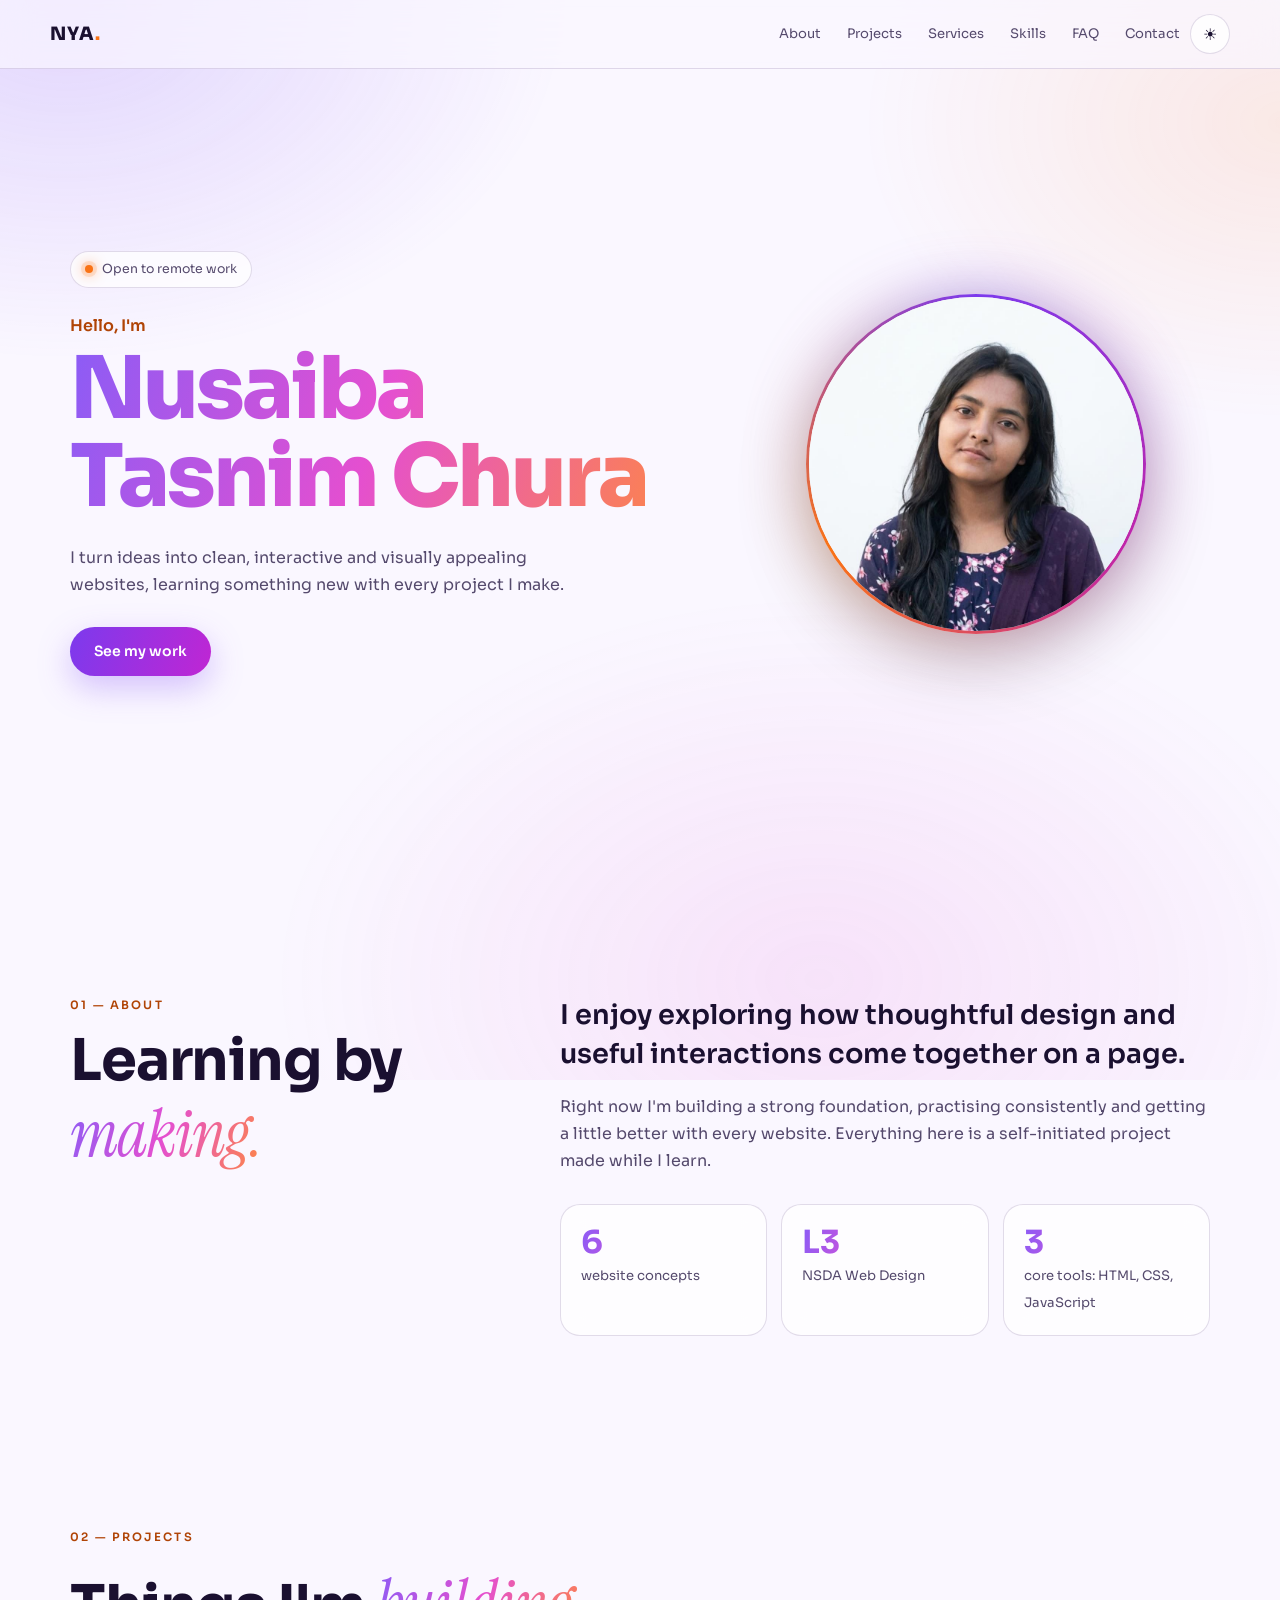
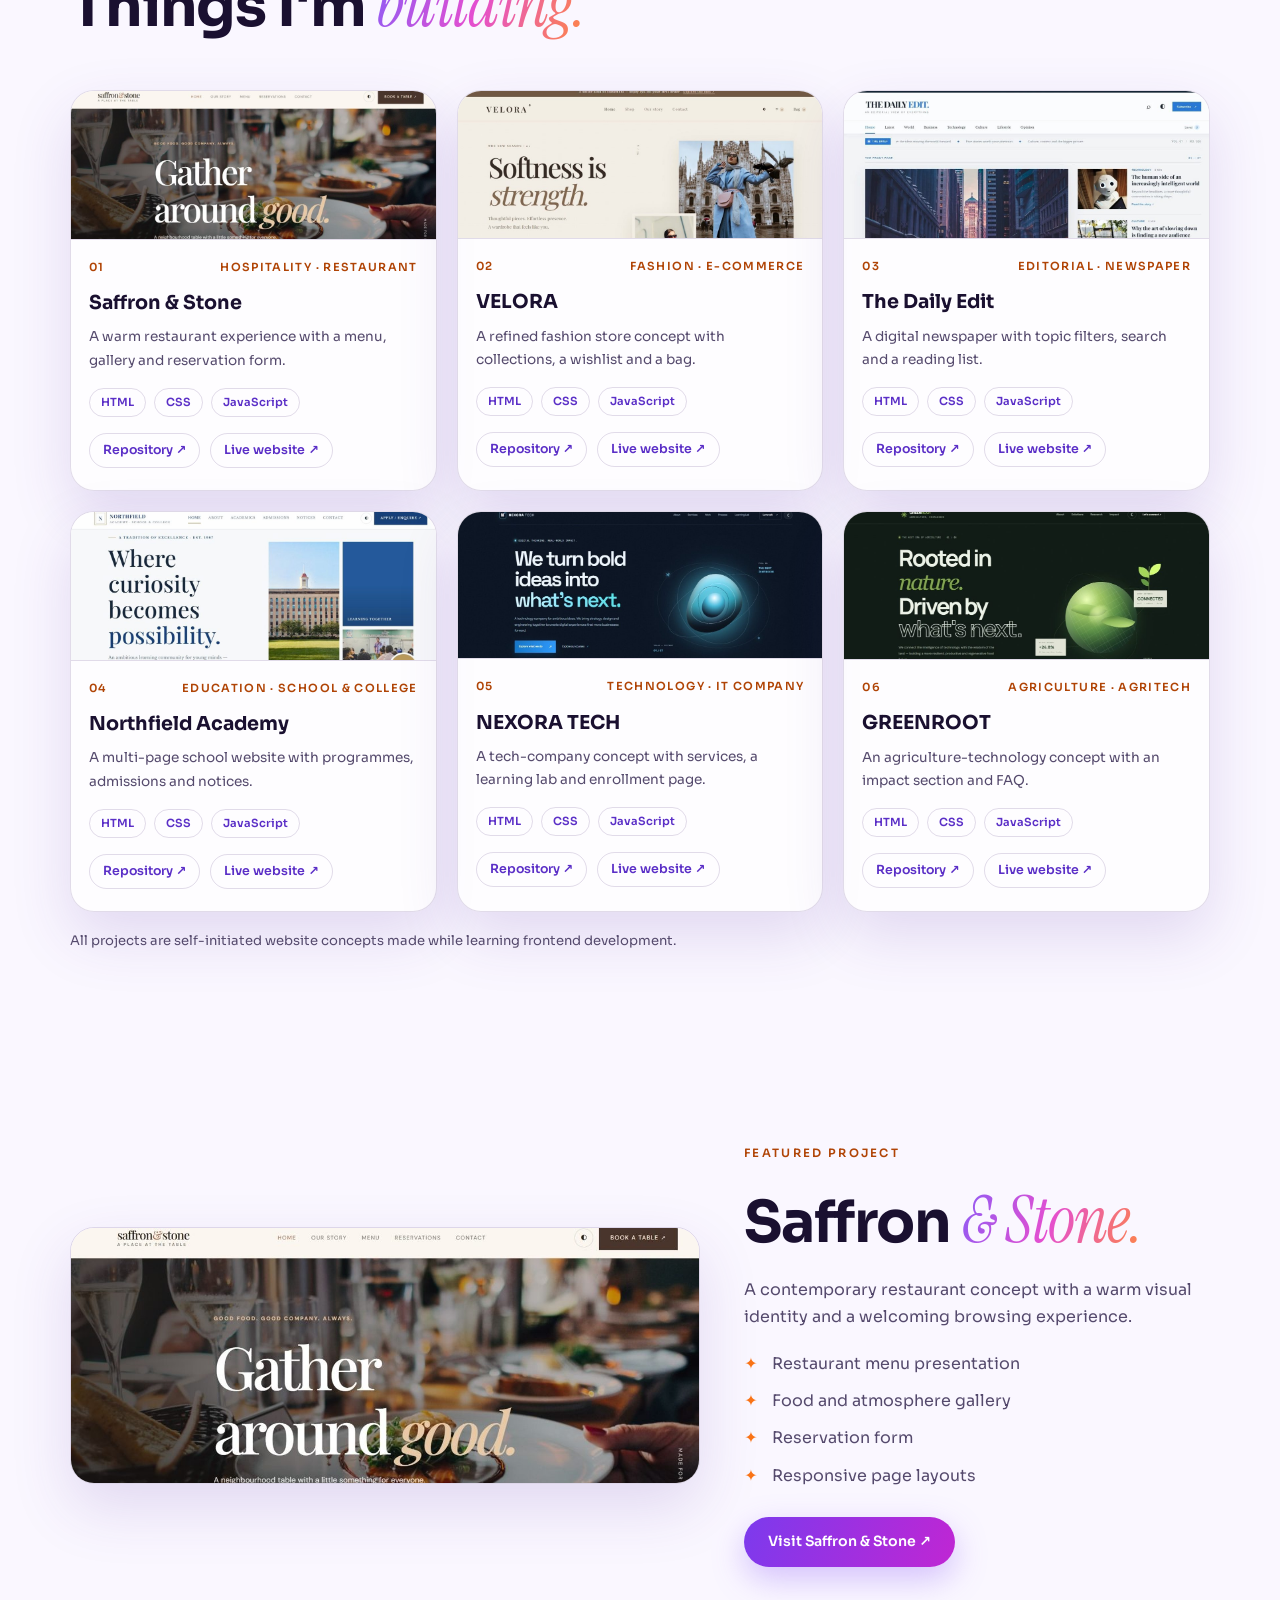
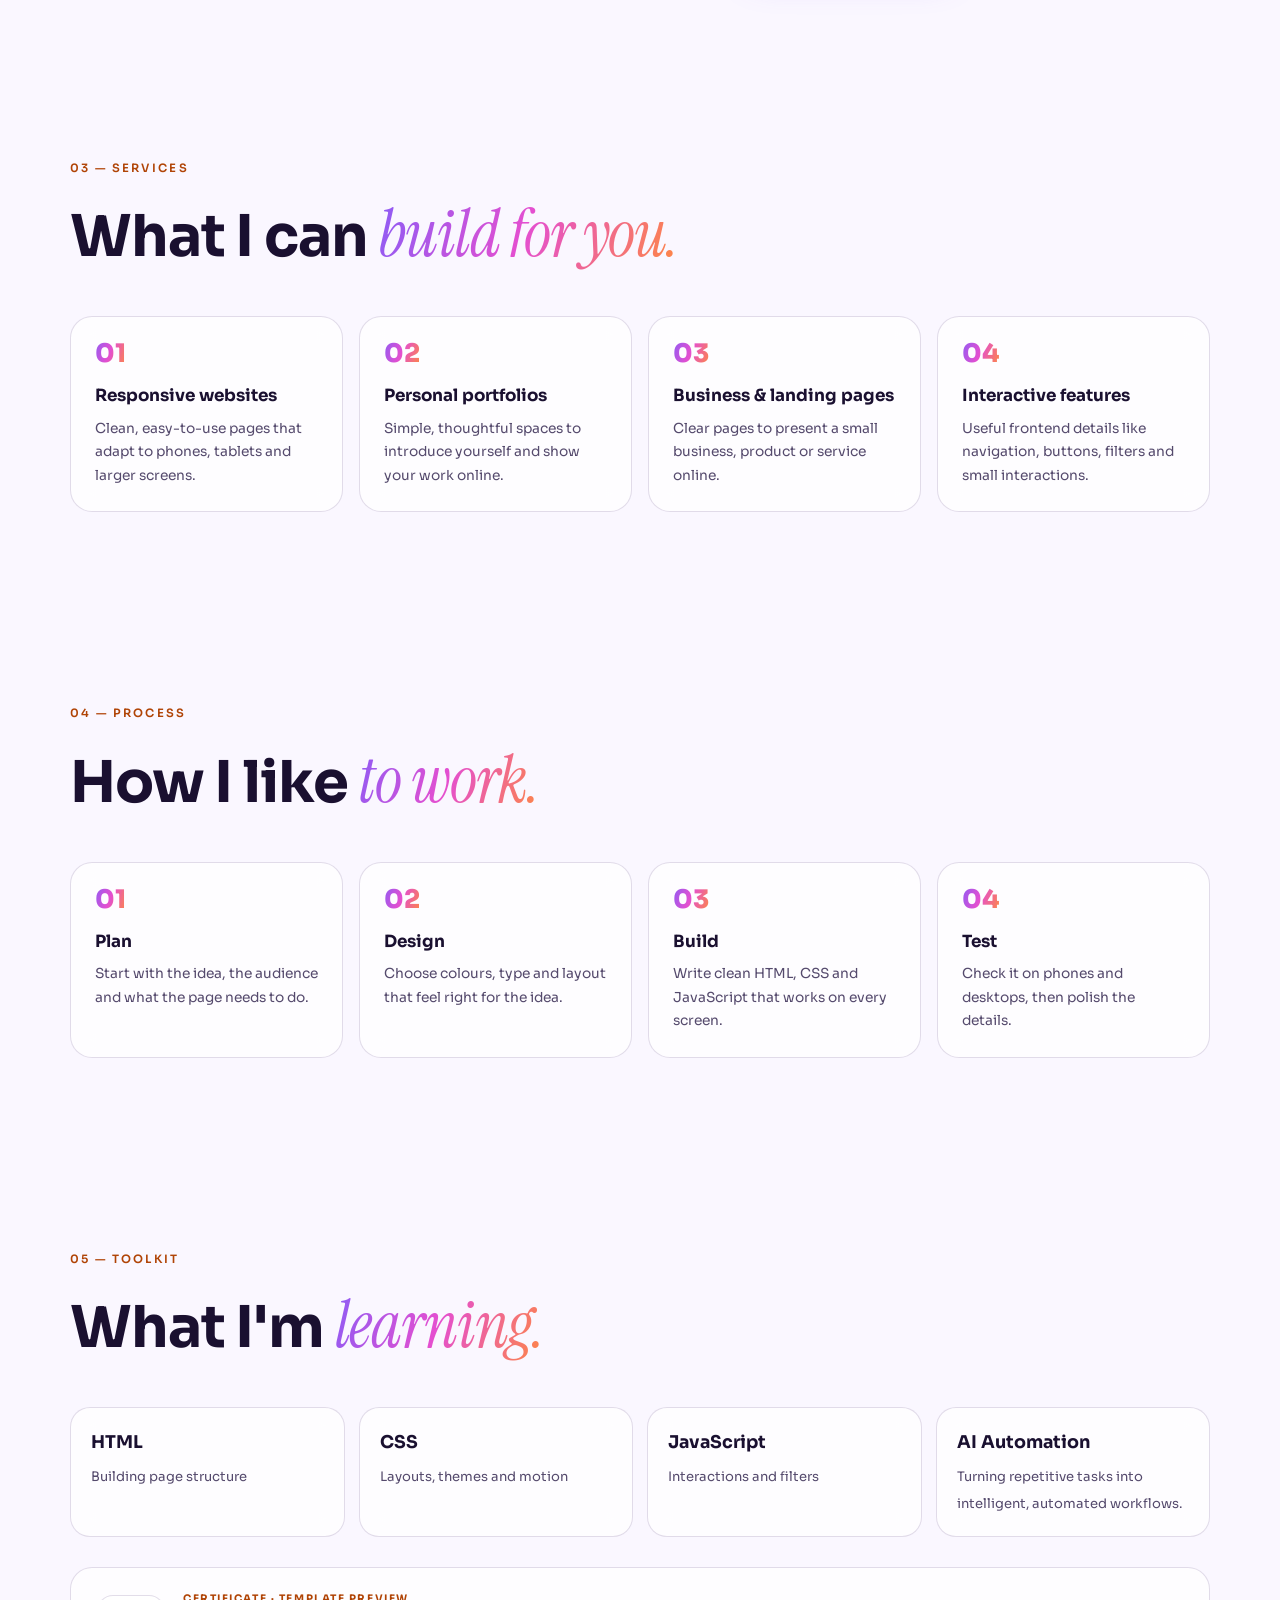
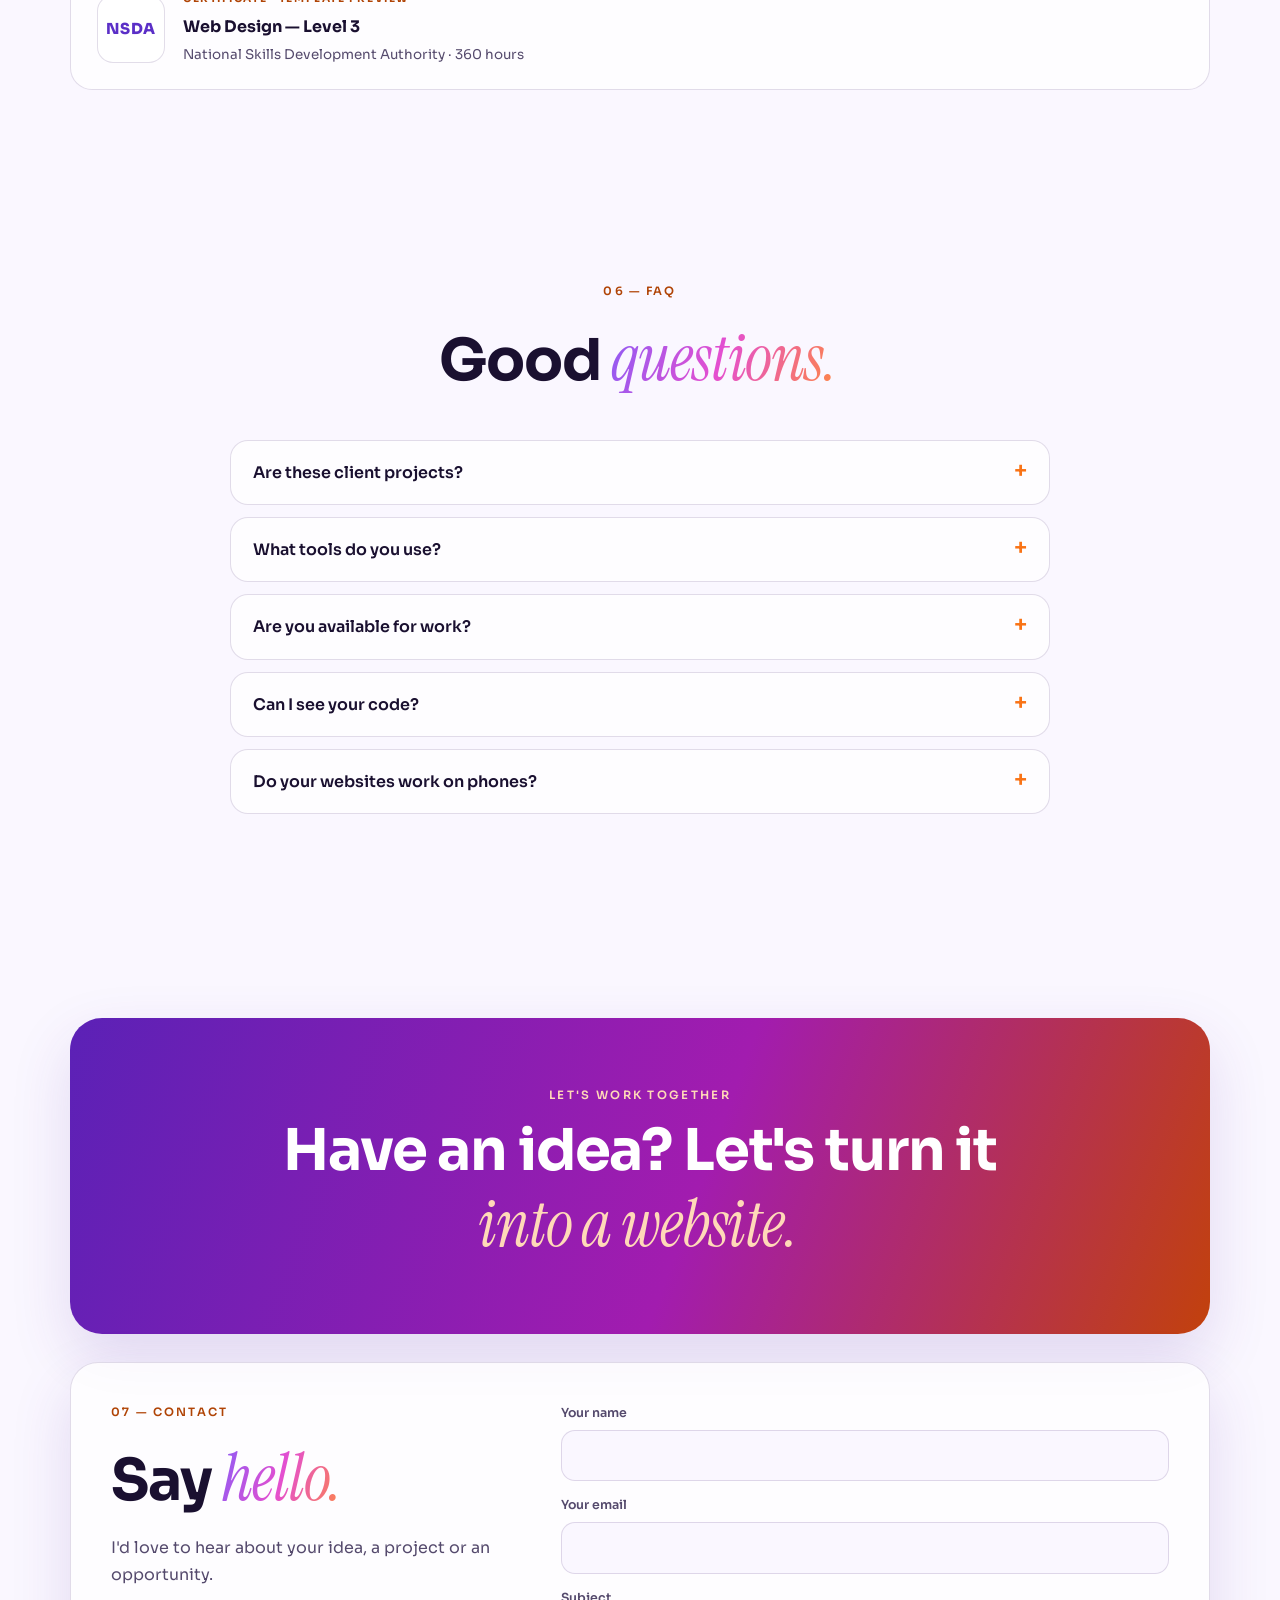
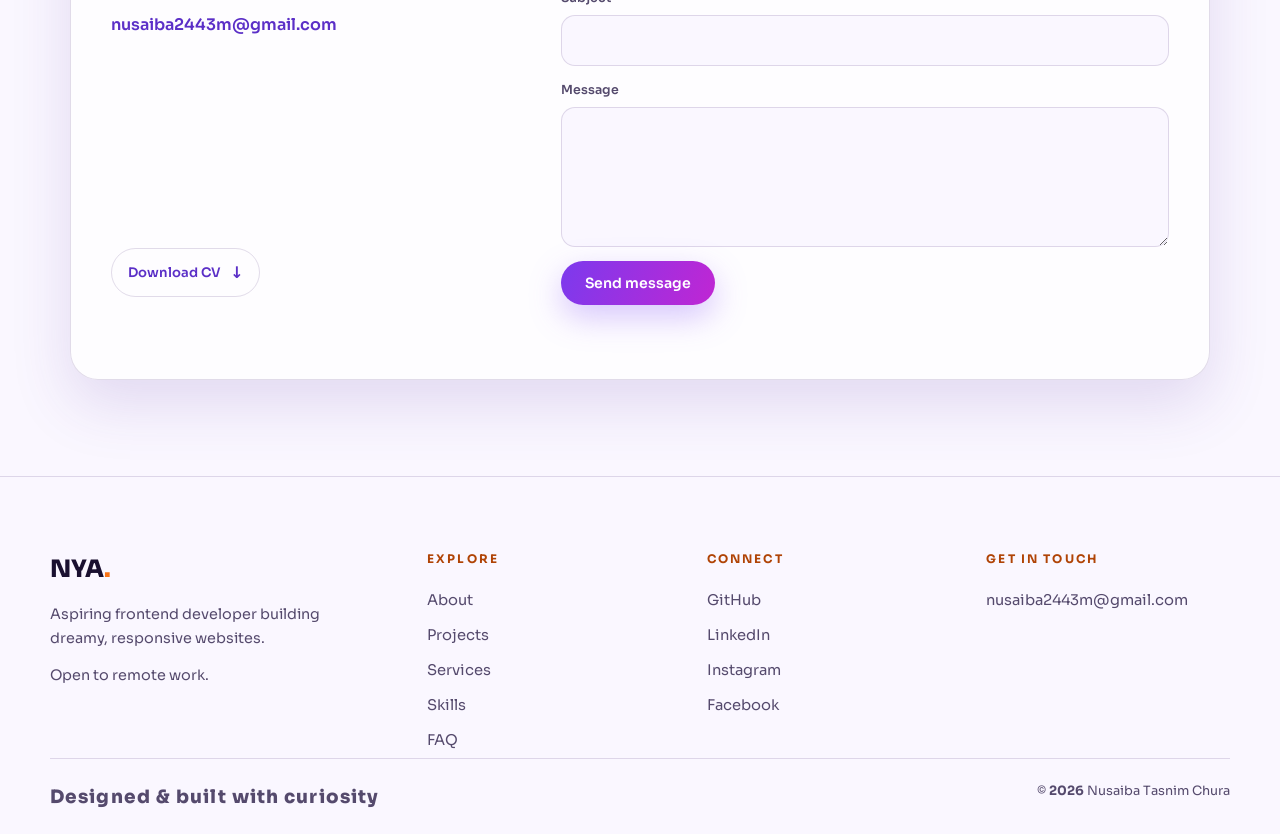
<file: index.html>
<!doctype html>
<html lang="en"><head><meta charset="utf-8"><meta name="viewport" content="width=device-width,initial-scale=1">
<script>try{document.documentElement.dataset.theme=localStorage.getItem('nya-theme')||(matchMedia('(prefers-color-scheme: light)').matches?'light':'dark')}catch(e){document.documentElement.dataset.theme='dark'}</script>
<title>Nusaiba Tasnim Chura — Frontend Developer</title>
<meta name="description" content="Nusaiba Tasnim Chura, an aspiring frontend developer building dreamy, responsive websites. Six self-initiated website concepts built with HTML, CSS and JavaScript.">
<meta name="theme-color" content="#09060f"><link rel="icon" href="assets/favicon.svg">
<link rel="preconnect" href="https://fonts.googleapis.com"><link rel="preconnect" href="https://fonts.gstatic.com" crossorigin>
<link href="https://fonts.googleapis.com/css2?family=Instrument+Serif:ital@1&family=Sora:wght@400;600;700;800&display=swap" rel="stylesheet">
<link rel="stylesheet" href="style.css"><noscript><style>.reveal{opacity:1;transform:none}</style></noscript></head>
<body><div id="bar"></div><div class="glow" id="glow"></div>
<header><a class="brand" href="#home">NYA<i>.</i></a>
<nav id="nav"><a href="#about">About</a><a href="#work">Projects</a><a href="#services">Services</a><a href="#skills">Skills</a><a href="#faq">FAQ</a><a href="#contact">Contact</a></nav>
<button id="theme" class="ic" aria-label="Switch between dark and light theme">☾</button><button id="menu" class="ic mb" aria-label="Open menu" aria-expanded="false">☰</button></header>
<main>
<section class="hero" id="home"><div class="hc">
<p class="pill"><span></span> Open to remote work</p><p class="hi">Hello, I'm</p>
<h1 class="gt">Nusaiba Tasnim Chura</h1>
<!-- <p class="role">Aspiring frontend developer who builds <em id="w">clean layouts</em></p> -->
<p class="lead">I turn ideas into clean, interactive and visually appealing websites, learning something new with every project I make.</p>
<div class="cta"><a class="btn" href="#work">See my work</a></div></div>
<div class="pw"><div class="ph"><img src="assets/nusaiba.jpg" alt="Portrait of Nusaiba Tasnim Chura" width="900" height="1205"></div>
</div>
<!-- <a class="scroll" href="#about">Scroll ↓</a> -->
</section>
<!-- <div class="strip" aria-hidden="true"><div><span>HTML</span><span>CSS</span><span>JavaScript</span><span>Web Design</span><span>Responsive layouts</span><span>Dark &amp; light themes</span><span>HTML</span><span>CSS</span><span>JavaScript</span><span>Web Design</span><span>Responsive layouts</span><span>Dark &amp; light themes</span></div></div> -->

<section id="about"><div class="wrap two"><div class="reveal"><p class="ey">01 — About</p><h2>Learning by <em>making.</em></h2></div>
<div class="reveal"><p class="big">I enjoy exploring how thoughtful design and useful interactions come together on a page.</p><p class="mu">Right now I'm building a strong foundation, practising consistently and getting a little better with every website. Everything here is a self-initiated project made while I learn.</p>
<div class="facts"><div><b>6</b><span>website concepts</span></div><div><b>L3</b><span>NSDA Web Design</span></div><div><b>3</b><span>core tools: HTML, CSS, JavaScript</span></div></div></div></div></section>

<section id="work"><div class="wrap"><div class="reveal"><p class="ey">02 — Projects</p><h2>Things I'm <em>building.</em></h2></div>
<div class="grid"><article class="card tilt reveal"><a class="shot" href="https://nusaiba2443.github.io/saffron-and-stone/" target="_blank" rel="noopener"><img src="assets/projects/saffron-stone.jpg" alt="Screenshot of the Saffron &amp; Stone website" loading="lazy" width="1100" height="447"></a><div class="cb"><div class="meta"><span>01</span><span>Hospitality · Restaurant</span></div><h3>Saffron &amp; Stone</h3><p>A warm restaurant experience with a menu, gallery and reservation form.</p><div class="tags"><b>HTML</b><b>CSS</b><b>JavaScript</b></div><div class="project-links"><a class="live" href="https://github.com/nusaiba2443/saffron-and-stone" target="_blank" rel="noopener">Repository ↗</a><a class="live" href="https://nusaiba2443.github.io/saffron-and-stone/" target="_blank" rel="noopener">Live website ↗</a></div></div></article><article class="card tilt reveal"><a class="shot" href="https://nusaiba2443.github.io/velora/" target="_blank" rel="noopener"><img src="assets/projects/velora.jpg" alt="Screenshot of the VELORA website" loading="lazy" width="1100" height="446"></a><div class="cb"><div class="meta"><span>02</span><span>Fashion · E-commerce</span></div><h3>VELORA</h3><p>A refined fashion store concept with collections, a wishlist and a bag.</p><div class="tags"><b>HTML</b><b>CSS</b><b>JavaScript</b></div><div class="project-links"><a class="live" href="https://github.com/nusaiba2443/velora" target="_blank" rel="noopener">Repository ↗</a><a class="live" href="https://nusaiba2443.github.io/velora/" target="_blank" rel="noopener">Live website ↗</a></div></div></article><article class="card tilt reveal"><a class="shot" href="https://nusaiba2443.github.io/the-daily-edit/" target="_blank" rel="noopener"><img src="assets/projects/daily-edit.jpg" alt="Screenshot of the The Daily Edit website" loading="lazy" width="1100" height="445"></a><div class="cb"><div class="meta"><span>03</span><span>Editorial · Newspaper</span></div><h3>The Daily Edit</h3><p>A digital newspaper with topic filters, search and a reading list.</p><div class="tags"><b>HTML</b><b>CSS</b><b>JavaScript</b></div><div class="project-links"><a class="live" href="https://github.com/nusaiba2443/the-daily-edit" target="_blank" rel="noopener">Repository ↗</a><a class="live" href="https://nusaiba2443.github.io/the-daily-edit/" target="_blank" rel="noopener">Live website ↗</a></div></div></article><article class="card tilt reveal"><a class="shot" href="https://nusaiba2443.github.io/northfield-academy/" target="_blank" rel="noopener"><img src="assets/projects/northfield-academy.jpg" alt="Screenshot of the Northfield Academy website" loading="lazy" width="1100" height="447"></a><div class="cb"><div class="meta"><span>04</span><span>Education · School &amp; college</span></div><h3>Northfield Academy</h3><p>A multi-page school website with programmes, admissions and notices.</p><div class="tags"><b>HTML</b><b>CSS</b><b>JavaScript</b></div><div class="project-links"><a class="live" href="https://github.com/nusaiba2443/northfield-academy" target="_blank" rel="noopener">Repository ↗</a><a class="live" href="https://nusaiba2443.github.io/northfield-academy/" target="_blank" rel="noopener">Live website ↗</a></div></div></article><article class="card tilt reveal"><a class="shot" href="https://nusaiba2443.github.io/nexora-tech/" target="_blank" rel="noopener"><img src="assets/projects/nexora-tech.jpg" alt="Screenshot of the NEXORA TECH website" loading="lazy" width="1100" height="443"></a><div class="cb"><div class="meta"><span>05</span><span>Technology · IT company</span></div><h3>NEXORA TECH</h3><p>A tech-company concept with services, a learning lab and enrollment page.</p><div class="tags"><b>HTML</b><b>CSS</b><b>JavaScript</b></div><div class="project-links"><a class="live" href="https://github.com/nusaiba2443/nexora-tech" target="_blank" rel="noopener">Repository ↗</a><a class="live" href="https://nusaiba2443.github.io/nexora-tech/" target="_blank" rel="noopener">Live website ↗</a></div></div></article><article class="card tilt reveal"><a class="shot" href="http://nusaiba2443.github.io/greenroot/" target="_blank" rel="noopener"><img src="assets/projects/greenroot.jpg" alt="Screenshot of the GREENROOT website" loading="lazy" width="1100" height="445"></a><div class="cb"><div class="meta"><span>06</span><span>Agriculture · AgriTech</span></div><h3>GREENROOT</h3><p>An agriculture-technology concept with an impact section and FAQ.</p><div class="tags"><b>HTML</b><b>CSS</b><b>JavaScript</b></div><div class="project-links"><a class="live" href="https://github.com/nusaiba2443/greenroot" target="_blank" rel="noopener">Repository ↗</a><a class="live" href="http://nusaiba2443.github.io/greenroot/" target="_blank" rel="noopener">Live website ↗</a></div></div></article></div>
<p class="mu fn">All projects are self-initiated website concepts made while learning frontend development.</p></div></section>

<section id="featured"><div class="wrap spot"><a class="shot reveal" href="https://nusaiba2443.github.io/saffron-and-stone/" target="_blank" rel="noopener"><img src="assets/projects/saffron-stone.jpg" alt="Screenshot of the Saffron &amp; Stone website" loading="lazy" width="1100" height="447"></a>
<div class="reveal"><p class="ey">Featured project</p><h2>Saffron <em>&amp; Stone.</em></h2><p class="mu" style="margin-top:14px">A contemporary restaurant concept with a warm visual identity and a welcoming browsing experience.</p>
<ul><li>Restaurant menu presentation</li><li>Food and atmosphere gallery</li><li>Reservation form</li><li>Responsive page layouts</li></ul>
<div class="cta"><a class="btn" href="https://nusaiba2443.github.io/saffron-and-stone/" target="_blank" rel="noopener">Visit Saffron &amp; Stone ↗</a></div></div></div></section>

<section id="services"><div class="wrap"><div class="reveal"><p class="ey">03 — Services</p><h2>What I can <em>build for you.</em></h2></div><div class="svc"><div class="reveal"><i>01</i><b>Responsive websites</b><p>Clean, easy-to-use pages that adapt to phones, tablets and larger screens.</p></div><div class="reveal"><i>02</i><b>Personal portfolios</b><p>Simple, thoughtful spaces to introduce yourself and show your work online.</p></div><div class="reveal"><i>03</i><b>Business &amp; landing pages</b><p>Clear pages to present a small business, product or service online.</p></div><div class="reveal"><i>04</i><b>Interactive features</b><p>Useful frontend details like navigation, buttons, filters and small interactions.</p></div></div></div></section>

<section id="process"><div class="wrap"><div class="reveal"><p class="ey">04 — Process</p><h2>How I like <em>to work.</em></h2></div><div class="steps"><div class="reveal"><i>01</i><b>Plan</b><p>Start with the idea, the audience and what the page needs to do.</p></div><div class="reveal"><i>02</i><b>Design</b><p>Choose colours, type and layout that feel right for the idea.</p></div><div class="reveal"><i>03</i><b>Build</b><p>Write clean HTML, CSS and JavaScript that works on every screen.</p></div><div class="reveal"><i>04</i><b>Test</b><p>Check it on phones and desktops, then polish the details.</p></div></div></div></section>

<section id="skills"><div class="wrap"><div class="reveal"><p class="ey">05 — Toolkit</p><h2>What I'm <em>learning.</em></h2></div><div class="sk"><div class="reveal"><b>HTML</b><span>Building page structure</span></div><div class="reveal"><b>CSS</b><span>Layouts, themes and motion</span></div><div class="reveal"><b>JavaScript</b><span>Interactions and filters</span></div><div class="reveal"><b>AI Automation</b><span>Turning repetitive tasks into intelligent, automated workflows.</span></div></div>
<div class="cert reveal"><div class="cert-mark" aria-hidden="true">NSDA</div><div><span class="cert-kicker">CERTIFICATE · TEMPLATE PREVIEW</span><b>Web Design — Level 3</b><span>National Skills Development Authority · 360 hours</span></div></div></div></section>

<section id="faq"><div class="wrap"><div class="reveal" style="text-align:center"><p class="ey">06 — FAQ</p><h2>Good <em>questions.</em></h2></div><div class="faq"><details class="reveal"><summary>Are these client projects?</summary><p>No. All six are self-initiated website concepts that I made while learning frontend development.</p></details><details class="reveal"><summary>What tools do you use?</summary><p>HTML, CSS and JavaScript, along with plenty of practice and design thinking.</p></details><details class="reveal"><summary>Are you available for work?</summary><p>I'm open to remote work. Send me a message with your idea and I'll get back to you.</p></details><details class="reveal"><summary>Can I see your code?</summary><p>Yes. My work is on GitHub, and you can find my profile in the links at the bottom of this page.</p></details><details class="reveal"><summary>Do your websites work on phones?</summary><p>Yes. I design them to be responsive, so they adapt to phones, tablets and desktops.</p></details></div></div></section>

<section id="contact"><div class="wrap"><div class="band reveal"><p class="ey" style="color:#ffd9b8">Let's work together</p><h2>Have an idea? Let's turn it <em>into a website.</em></h2></div>
<div class="cform reveal"><div><p class="ey">07 — Contact</p><h2>Say <em>hello.</em></h2><p class="mu" style="margin:14px 0 22px">I'd love to hear about your idea, a project or an opportunity.</p><div class="ci"><a href="mailto:nusaiba2443m@gmail.com">nusaiba2443m@gmail.com</a> <br> <br> <br> <br> <br> <br> <br> <br>  <a class="contact-cv" href="assets/Nusaiba-Tasnim-Chura-CV.pdf" download>Download CV <span aria-hidden="true">↓</span></a></div></div>
<form class="form" id="cf"><label>Your name<input name="name" required autocomplete="name"></label><label>Your email<input type="email" name="email" required autocomplete="email"></label><label>Subject<input name="subject"></label><label>Message<textarea name="message" required></textarea></label><input name="_gotcha" tabindex="-1" autocomplete="off" style="display:none"><button class="btn" type="submit">Send message</button><p class="st" id="st" aria-live="polite"></p></form></div></div></section>
</main>
<footer class="bf"><div class="cols"><div><div class="lg">NYA<i>.</i></div><p>Aspiring frontend developer building dreamy, responsive websites.</p><p>Open to remote work.</p></div>
<div><h4>Explore</h4><a href="#about">About</a><a href="#work">Projects</a><a href="#services">Services</a><a href="#skills">Skills</a><a href="#faq">FAQ</a></div>
<div><h4>Connect</h4><a href="https://github.com/nusaiba2443" target="_blank" rel="noopener">GitHub</a><a href="https://www.linkedin.com/in/nusaiba2443m" target="_blank" rel="noopener">LinkedIn</a><a href="https://www.instagram.com/nusaiba_2443?gwpx=MTgzMDltaHZ4bW84Zw==" target="_blank" rel="noopener">Instagram</a><a href="https://www.facebook.com/share/19mv4WAab4/" target="_blank" rel="noopener">Facebook</a></div>
<div><h4>Get in touch</h4><a href="mailto:nusaiba2443m@gmail.com">nusaiba2443m@gmail.com</a></div></div>
<div class="bot"><span>Designed &amp; built with curiosity</span><span>© <b id="yr"></b> Nusaiba Tasnim Chura</span></div></footer>
<script src="script.js"></script></body></html>
</file>
<file: style.css>
@property --a{syntax:'<angle>';initial-value:0deg;inherits:false}
:root{--bg:#09060f;--tx:#f6f2ff;--mu:#b9aed0;--cd:rgba(255,255,255,.055);--ln:rgba(255,255,255,.13);--p:#8b5cf6;--pk:#e44fd0;--o:#ff8a3d;--ap:#cdb4ff;--ao:#ffa466;--g:linear-gradient(110deg,#8b5cf6,#e44fd0 48%,#ff8a3d);--sh:0 24px 60px rgba(0,0,0,.45);color-scheme:dark}
[data-theme=light]{--bg:#faf7ff;--tx:#1a1030;--mu:#554a6d;--cd:rgba(255,255,255,.74);--ln:rgba(60,30,110,.15);--p:#7c3aed;--pk:#c026a8;--o:#f97316;--ap:#5b2fc7;--ao:#b04406;--sh:0 24px 60px rgba(90,50,160,.15);color-scheme:light}
*{box-sizing:border-box}html{scroll-behavior:smooth;scroll-padding-top:84px}
body{margin:0;background:var(--bg);color:var(--tx);font:400 16px/1.7 Sora,system-ui,sans-serif;overflow-x:hidden}
body:before{content:"";position:fixed;inset:-20%;z-index:-2;background:radial-gradient(40% 40% at 18% 15%,rgba(139,92,246,.38),transparent 70%),radial-gradient(34% 34% at 86% 24%,rgba(255,138,61,.24),transparent 70%),radial-gradient(44% 44% at 60% 92%,rgba(228,79,208,.22),transparent 70%);animation:drift 24s ease-in-out infinite alternate}
[data-theme=light] body:before{opacity:.55}
body:after{content:"";position:fixed;inset:0;z-index:-1;pointer-events:none;background-image:url("data:image/svg+xml,%3Csvg viewBox='0 0 180 180' xmlns='http://www.w3.org/2000/svg'%3E%3Cfilter id='n'%3E%3CfeTurbulence type='fractalNoise' baseFrequency='.82' numOctaves='3' stitchTiles='stitch'/%3E%3C/filter%3E%3Crect width='100%25' height='100%25' filter='url(%23n)' opacity='.34'/%3E%3C/svg%3E");opacity:.14;mix-blend-mode:soft-light}
@keyframes drift{to{transform:translate3d(3%,-4%,0) scale(1.08)}}@keyframes spin{to{--a:360deg}}@keyframes fl{50%{transform:translateY(-10px)}}
a{color:inherit;text-decoration:none}img{max-width:100%;display:block}h1,h2,h3,p{margin:0}
#bar{position:fixed;top:0;left:0;height:3px;background:var(--g);width:0;z-index:99}
.glow{position:fixed;top:0;left:0;width:420px;height:420px;border-radius:50%;pointer-events:none;z-index:-1;opacity:0;background:radial-gradient(circle,rgba(139,92,246,.2),transparent 65%);transition:opacity .4s}
header{position:sticky;top:0;z-index:50;display:flex;align-items:center;gap:10px;padding:14px max(20px,calc((100% - 1180px)/2));background:color-mix(in srgb,var(--bg) 70%,transparent);backdrop-filter:blur(16px);-webkit-backdrop-filter:blur(16px);border-bottom:1px solid var(--ln)}
.brand,footer span:first-child{font-weight:800;letter-spacing:.06em;font-size:1.15rem}.brand i,footer i{font-style:normal;color:var(--o)}
nav{margin-left:auto;display:flex;gap:26px}nav a{font-size:.82rem;color:var(--mu);transition:color .2s}nav a:hover{color:var(--tx)}
.ic{width:40px;height:40px;border-radius:50%;border:1px solid var(--ln);background:var(--cd);color:var(--tx);font-size:16px;cursor:pointer;transition:border-color .2s}.ic:hover{border-color:var(--p)}.mb{display:none}
:focus-visible{outline:2px solid var(--o);outline-offset:3px}
.wrap{max-width:1180px;margin:auto;padding:0 20px}section{padding:96px 0}.two{display:grid;grid-template-columns:.8fr 1.2fr;gap:56px}
.ey{font-size:.72rem;letter-spacing:.2em;text-transform:uppercase;color:var(--ao);font-weight:600;margin-bottom:14px}
h2{font-size:clamp(2.1rem,5vw,3.6rem);line-height:1.08;font-weight:700;letter-spacing:-.02em}h2 em,.role em{font:italic 400 1.12em 'Instrument Serif',Georgia,serif;background:var(--g);-webkit-background-clip:text;background-clip:text;color:transparent;padding-right:.08em}
.gt{background:var(--g);-webkit-background-clip:text;background-clip:text;color:transparent}.mu{color:var(--mu)}
.btn{display:inline-flex;align-items:center;padding:13px 24px;border-radius:999px;font-weight:600;font-size:.88rem;color:#fff;background:linear-gradient(110deg,#7c3aed,#c026d3);box-shadow:0 12px 32px rgba(139,92,246,.35);transition:transform .2s,box-shadow .2s}.btn:hover{transform:translateY(-2px);box-shadow:0 16px 40px rgba(228,79,208,.4)}
.btn.ghost{background:var(--cd);color:var(--tx);border:1px solid var(--ln);box-shadow:none}.btn.ghost:hover{border-color:var(--o)}.cta{display:flex;gap:12px;flex-wrap:wrap;margin-top:28px}
.hero{min-height:calc(100vh - 69px);display:grid;grid-template-columns:1.15fr .85fr;gap:40px;align-items:center;max-width:1180px;margin:auto;padding:48px 20px 90px;position:relative}
.pill{display:inline-flex;align-items:center;gap:9px;font-size:.78rem;padding:7px 14px;border:1px solid var(--ln);background:var(--cd);border-radius:999px;color:var(--mu);margin-bottom:24px}.pill span{width:8px;height:8px;border-radius:50%;background:var(--o);box-shadow:0 0 0 4px rgba(255,138,61,.2),0 0 14px var(--o)}
.hi{color:var(--ao);font-weight:600;margin-bottom:6px}h1{font-size:clamp(2.8rem,7vw,5.4rem);line-height:1.02;font-weight:800;letter-spacing:-.035em;padding-bottom:.08em}
.role{font-size:clamp(1.1rem,2.4vw,1.5rem);margin-top:18px;font-weight:600}#w{display:inline-block;transition:opacity .35s,transform .35s}#w.out{opacity:0;transform:translateY(8px)}
.lead{max-width:520px;margin-top:16px;color:var(--mu)}
.pw{position:relative;max-width:380px;margin:auto;width:100%}.ph{position:relative;aspect-ratio:4/5;border-radius:190px 190px 30px 30px;padding:3px;background:conic-gradient(from var(--a),var(--p),var(--pk),var(--o),var(--p));animation:spin 9s linear infinite}
.ph:before{content:"";position:absolute;inset:8px;border-radius:inherit;background:inherit;filter:blur(34px);opacity:.5;z-index:-1}.ph img{width:100%;height:100%;object-fit:cover;object-position:50% 18%;border-radius:187px 187px 27px 27px;background:#fff}
.chip{position:absolute;padding:9px 14px;font-size:.74rem;font-weight:600;border:1px solid var(--ln);border-radius:14px;background:var(--cd);backdrop-filter:blur(14px);-webkit-backdrop-filter:blur(14px);box-shadow:var(--sh);animation:fl 6s ease-in-out infinite}
.c1{top:10%;right:-14%}.c2{bottom:20%;left:-18%;animation-delay:-2s}.c3{bottom:3%;right:-8%;animation-delay:-4s}
.scroll{position:absolute;bottom:26px;left:20px;font-size:.72rem;letter-spacing:.2em;text-transform:uppercase;color:var(--mu)}
.big{font-size:clamp(1.25rem,2.4vw,1.7rem);line-height:1.45;font-weight:600;margin-bottom:18px}
.facts{display:grid;grid-template-columns:repeat(3,1fr);gap:14px;margin-top:30px}.facts div,.sk div{padding:20px;border:1px solid var(--ln);border-radius:20px;background:var(--cd);backdrop-filter:blur(12px);-webkit-backdrop-filter:blur(12px)}
.facts b{display:block;font-size:2rem;line-height:1.1;background:var(--g);-webkit-background-clip:text;background-clip:text;color:transparent}.facts span,.sk span,.tl span{font-size:.82rem;color:var(--mu)}
.grid{display:grid;grid-template-columns:repeat(2,1fr);gap:24px;margin-top:44px}
.card{border:1px solid var(--ln);border-radius:24px;background:var(--cd);overflow:hidden;box-shadow:var(--sh);transition:transform .25s,border-color .25s,opacity .8s}.card:hover{border-color:var(--p)}
.shot{display:block;overflow:hidden;border-bottom:1px solid var(--ln)}.shot img{width:100%;height:auto;transition:transform .6s}.card:hover .shot img{transform:scale(1.04)}
.cb{padding:22px 24px 26px}.meta{display:flex;justify-content:space-between;gap:10px;font-size:.7rem;letter-spacing:.12em;text-transform:uppercase;color:var(--ao);font-weight:600}
.card h3{font-size:1.45rem;margin:10px 0 6px}.card p{color:var(--mu);font-size:.9rem}.tags{display:flex;gap:8px;flex-wrap:wrap;margin:16px 0}.tags b{font-weight:600;font-size:.7rem;padding:4px 11px;border:1px solid var(--ln);border-radius:999px;color:var(--ap)}
.live{font-weight:600;font-size:.86rem;color:var(--ap);border-bottom:1px solid transparent;transition:border-color .2s}.live:hover{border-color:var(--o)}
.gh{display:flex;justify-content:space-between;align-items:center;gap:20px;flex-wrap:wrap;margin-top:28px;padding:28px 32px;border-radius:24px;border:1px solid var(--ln);background:var(--cd)}.gh h3{font-size:1.8rem}.gh .ey{margin-bottom:4px}.fn{font-size:.82rem;margin-top:18px}
.sk{display:grid;grid-template-columns:repeat(auto-fit,minmax(190px,1fr));gap:14px;margin-top:40px}.sk b{display:block;font-size:1.1rem;margin-bottom:4px}
.tl{list-style:none;margin:0;padding:0 0 0 26px;border-left:2px solid transparent;border-image:linear-gradient(var(--p),var(--o)) 1}.tl li{position:relative;padding-bottom:30px}.tl li:last-child{padding-bottom:0}
.tl li:before{content:"";position:absolute;left:-34px;top:8px;width:14px;height:14px;border-radius:50%;background:var(--bg);border:3px solid var(--o)}.tl b{display:block;font-size:1.05rem}.tl span{display:block;margin-bottom:6px}
.cbox{text-align:center;padding:64px 24px;border:1px solid var(--ln);border-radius:32px;background:var(--cd);backdrop-filter:blur(14px);-webkit-backdrop-filter:blur(14px);box-shadow:var(--sh)}.cbox .mu{margin-top:14px}.cbox .cta{justify-content:center}
.soc{display:flex;gap:22px;justify-content:center;flex-wrap:wrap;margin-top:34px}.soc a{color:var(--mu);font-size:.9rem;font-weight:600;border-bottom:1px solid var(--ln);padding-bottom:3px;transition:color .2s,border-color .2s}.soc a:hover{color:var(--tx);border-color:var(--o)}
footer{display:flex;justify-content:space-between;flex-wrap:wrap;gap:10px;padding:30px max(20px,calc((100% - 1180px)/2));border-top:1px solid var(--ln);font-size:.8rem;color:var(--mu)}
.reveal{opacity:0;transform:translateY(26px);transition:opacity .8s cubic-bezier(.2,.7,.2,1),transform .8s cubic-bezier(.2,.7,.2,1)}.reveal.in{opacity:1;transform:none}
@media(max-width:900px){.hero,.two{grid-template-columns:1fr;gap:34px}.hero{padding-top:30px}.pw{max-width:300px}.c1{right:-6%}.c2{left:-8%}.c3{right:-4%}.scroll{display:none}section{padding:72px 0}.svc,.steps{grid-template-columns:repeat(2,1fr)}.spot,.cform{grid-template-columns:1fr}.bf .cols{grid-template-columns:1fr 1fr}}
@media(max-width:720px){.mb{display:block}nav{display:none;position:absolute;top:100%;left:0;right:0;flex-direction:column;gap:0;padding:10px 20px 18px;background:var(--bg);border-bottom:1px solid var(--ln)}nav.open{display:flex}nav a{padding:12px 0;font-size:.95rem}header{gap:10px}.ic:not(.mb){margin-left:auto}.facts{grid-template-columns:1fr}}
@media(prefers-reduced-motion:reduce){*,:before,:after{animation:none!important;transition:none!important;scroll-behavior:auto!important}.reveal{opacity:1;transform:none}}

.card.reveal.in{transition:transform .25s,border-color .25s}

.ph{aspect-ratio:1/1;border-radius:50%}.ph img{border-radius:50%;object-position:50% 14%}.pw{max-width:360px}
.grid{grid-template-columns:repeat(3,1fr);gap:20px}.card h3{font-size:1.2rem}.cb{padding:18px 18px 22px}.card p{font-size:.85rem}.meta{flex-wrap:wrap}
.strip{overflow:hidden;border-block:1px solid var(--ln);padding:18px 0;background:var(--cd);-webkit-mask:linear-gradient(90deg,transparent,#000 8%,#000 92%,transparent);mask:linear-gradient(90deg,transparent,#000 8%,#000 92%,transparent)}
.strip div{display:flex;gap:44px;width:max-content;animation:mq 30s linear infinite}.strip span{font-weight:700;font-size:1.05rem;white-space:nowrap;color:var(--mu)}.strip span:before{content:"✦";color:var(--o);margin-right:44px}@keyframes mq{to{transform:translateX(-50%)}}
.spot{display:grid;grid-template-columns:1.15fr .85fr;gap:44px;align-items:center}.spot .shot{border:1px solid var(--ln);border-radius:24px;box-shadow:var(--sh)}
.spot ul{list-style:none;padding:0;margin:20px 0 0;display:grid;gap:10px}.spot li{padding-left:28px;position:relative;color:var(--mu)}.spot li:before{content:"✦";position:absolute;left:0;color:var(--o)}
.svc,.steps{display:grid;grid-template-columns:repeat(4,1fr);gap:16px;margin-top:40px}.svc div,.steps div{padding:24px;border:1px solid var(--ln);border-radius:22px;background:var(--cd);backdrop-filter:blur(12px);-webkit-backdrop-filter:blur(12px)}
.svc b,.steps b{display:block;font-size:1.05rem;margin:12px 0 6px}.svc p,.steps p{font-size:.86rem;color:var(--mu)}.svc i,.steps i{font:800 1.6rem/1 Sora,sans-serif;background:var(--g);-webkit-background-clip:text;background-clip:text;color:transparent}
.cert{display:flex;gap:18px;align-items:center;margin-top:30px;padding:22px 26px;border:1px solid var(--ln);border-radius:22px;background:var(--cd)}.cert i{font-style:normal;font-size:1.8rem}.cert b{display:block}.cert span{font-size:.84rem;color:var(--mu)}
.faq{max-width:820px;margin:40px auto 0}.faq details{border:1px solid var(--ln);border-radius:18px;background:var(--cd);margin-bottom:12px;padding:0 22px}.faq summary{cursor:pointer;list-style:none;padding:18px 0;font-weight:600;display:flex;justify-content:space-between;gap:14px}.faq summary::-webkit-details-marker{display:none}.faq summary:after{content:"+";color:var(--o);font-size:1.4rem;line-height:1}.faq details[open] summary:after{content:"–"}.faq details p{padding:0 0 18px;color:var(--mu);font-size:.92rem}
.band{text-align:center;padding:68px 24px;border-radius:32px;background:linear-gradient(110deg,#5b21b6,#a21caf 55%,#c2410c);color:#fff;box-shadow:var(--sh);margin-bottom:28px}.band h2{color:#fff;max-width:760px;margin:0 auto}.band h2 em{background:none;color:#ffd9b8;-webkit-text-fill-color:currentColor}.band .cta{justify-content:center}.band .ghost{background:rgba(255,255,255,.14);color:#fff;border-color:rgba(255,255,255,.4)}.btn.w{background:#fff;color:#3b1480;box-shadow:none}
.cform{display:grid;grid-template-columns:.8fr 1.2fr;gap:44px;padding:40px;border:1px solid var(--ln);border-radius:28px;background:var(--cd);box-shadow:var(--sh)}.ci a{font-weight:600;color:var(--ap);word-break:break-all}
.form{display:grid;gap:14px}.form label{font-size:.78rem;font-weight:600;color:var(--mu)}.form input,.form textarea{display:block;width:100%;margin-top:6px;padding:14px 16px;border-radius:14px;border:1px solid var(--ln);background:var(--bg);color:var(--tx);font:inherit}.form textarea{min-height:140px;resize:vertical}.form input:focus,.form textarea:focus{outline:none;border-color:var(--p);box-shadow:0 0 0 3px rgba(139,92,246,.28)}.form .btn{border:0;cursor:pointer;justify-self:start;font-family:inherit}.st{font-size:.88rem;min-height:1.4em;color:var(--mu)}
footer.bf{display:block;padding:72px max(20px,calc((100% - 1180px)/2)) 0;gap:0;font-size:1rem;color:var(--tx);overflow:hidden}.bf .cols{display:grid;grid-template-columns:1.4fr 1fr 1fr 1fr;gap:36px}.bf h4{font-size:.74rem;letter-spacing:.18em;text-transform:uppercase;color:var(--ao);margin:0 0 14px}.bf a{display:block;color:var(--mu);padding:5px 0;font-size:.92rem;word-break:break-all}.bf a:hover{color:var(--tx)}.bf .lg{font-size:1.5rem;font-weight:800}.bf .lg i{font-style:normal;color:var(--o)}.bf p{color:var(--mu);font-size:.9rem;max-width:300px;margin:12px 0}
.bf .word{font-weight:800;font-size:clamp(5rem,23vw,17rem);line-height:.9;letter-spacing:-.05em;margin:44px 0 -.1em;background:var(--g);-webkit-background-clip:text;background-clip:text;color:transparent;opacity:.2;user-select:none}.bf .bot{display:flex;justify-content:space-between;flex-wrap:wrap;gap:10px;padding:22px 0;border-top:1px solid var(--ln);font-size:.8rem;color:var(--mu);position:relative;background:var(--bg)}
@media(max-width:767px){.grid,.svc,.steps{grid-template-columns:1fr}.cform{padding:26px}.bf .cols{grid-template-columns:1fr 1fr}}


/* Portfolio refinements: preserve the existing visual language and motion. */
.project-links{display:flex;flex-wrap:wrap;gap:10px;margin-top:14px}
.project-links .live{display:inline-flex;align-items:center;justify-content:center;padding:9px 13px;border:1px solid var(--ln);border-radius:999px;font-size:.78rem;line-height:1.2;transition:background .2s,border-color .2s,transform .2s}
.project-links .live:hover{background:var(--cd);border-color:var(--o);transform:translateY(-2px)}
.cert{align-items:center}
.cert-mark{flex:0 0 68px;min-height:68px;display:grid;place-items:center;border:1px solid var(--ln);border-radius:16px;background:var(--cd);font:800 .95rem Sora,sans-serif;letter-spacing:.08em;color:var(--ap)}
.cert-kicker{display:block;font-size:.65rem!important;letter-spacing:.15em;font-weight:700;color:var(--ao)!important;margin-bottom:5px}
@media(max-width:900px){.grid{grid-template-columns:repeat(2,minmax(0,1fr))}}
@media(max-width:560px){.grid{grid-template-columns:1fr}}

/* Clean hero and contact details */
.hero .pw{max-width:340px}
.hero .ph{box-shadow:0 24px 70px rgba(0,0,0,.22)}
.contact-cv{display:inline-flex!important;align-items:center;gap:9px;margin-top:20px;padding:10px 16px;border:1px solid var(--ln);border-radius:999px;color:var(--ap)!important;font-size:.82rem;font-weight:600;transition:border-color .2s,transform .2s}
.contact-cv:hover{border-color:var(--o);transform:translateY(-2px)}
.contact-cv span{font-size:1rem}
.band{padding:68px 24px}
@media(max-width:900px){.hero .pw{max-width:300px}}
</file>
